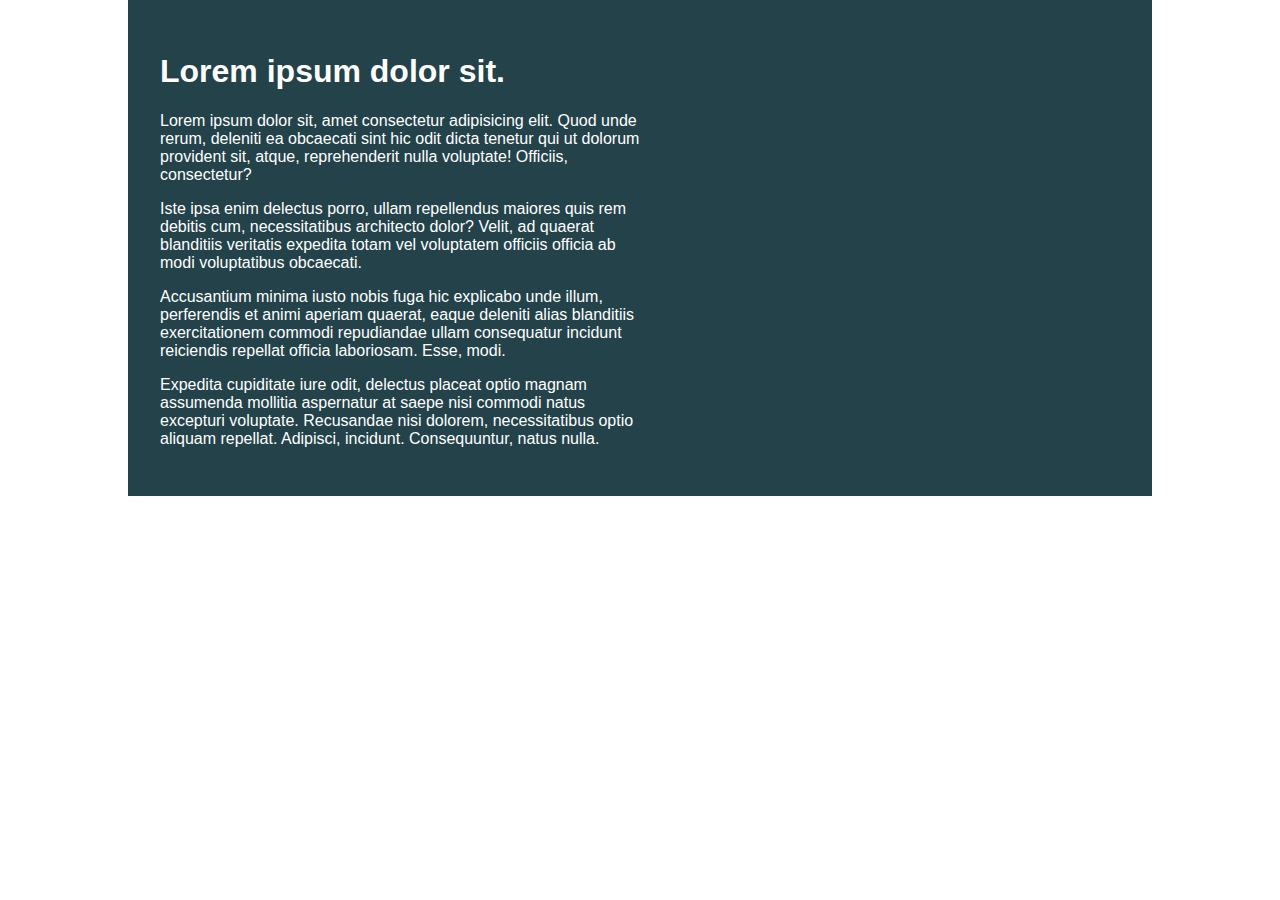
<file: challenge01/index.html>
<!DOCTYPE html>
<html lang="en">

<head>
    <meta charset="UTF-8">
    <meta name="viewport" content="width=device-width, initial-scale=1.0">
    <title>Day 01</title>

    <link rel="stylesheet" href="style.css">
</head>

<body>
    <div class="container">
        <div class="intro-content">
            <h1>Lorem ipsum dolor sit.</h1>
            <p>Lorem ipsum dolor sit, amet consectetur adipisicing elit. Quod unde rerum, deleniti ea obcaecati sint hic
                odit dicta tenetur qui ut dolorum provident sit, atque, reprehenderit nulla voluptate! Officiis,
                consectetur?</p>
            <p>Iste ipsa enim delectus porro, ullam repellendus maiores quis rem debitis cum, necessitatibus architecto
                dolor? Velit, ad quaerat blanditiis veritatis expedita totam vel voluptatem officiis officia ab modi
                voluptatibus obcaecati.</p>
            <p>Accusantium minima iusto nobis fuga hic explicabo unde illum, perferendis et animi aperiam quaerat, eaque
                deleniti alias blanditiis exercitationem commodi repudiandae ullam consequatur incidunt reiciendis
                repellat officia laboriosam. Esse, modi.</p>
            <p>Expedita cupiditate iure odit, delectus placeat optio magnam assumenda mollitia aspernatur at saepe nisi
                commodi natus excepturi voluptate. Recusandae nisi dolorem, necessitatibus optio aliquam repellat.
                Adipisci, incidunt. Consequuntur, natus nulla.</p>
        </div>
    </div>
</body>

</html>
</file>
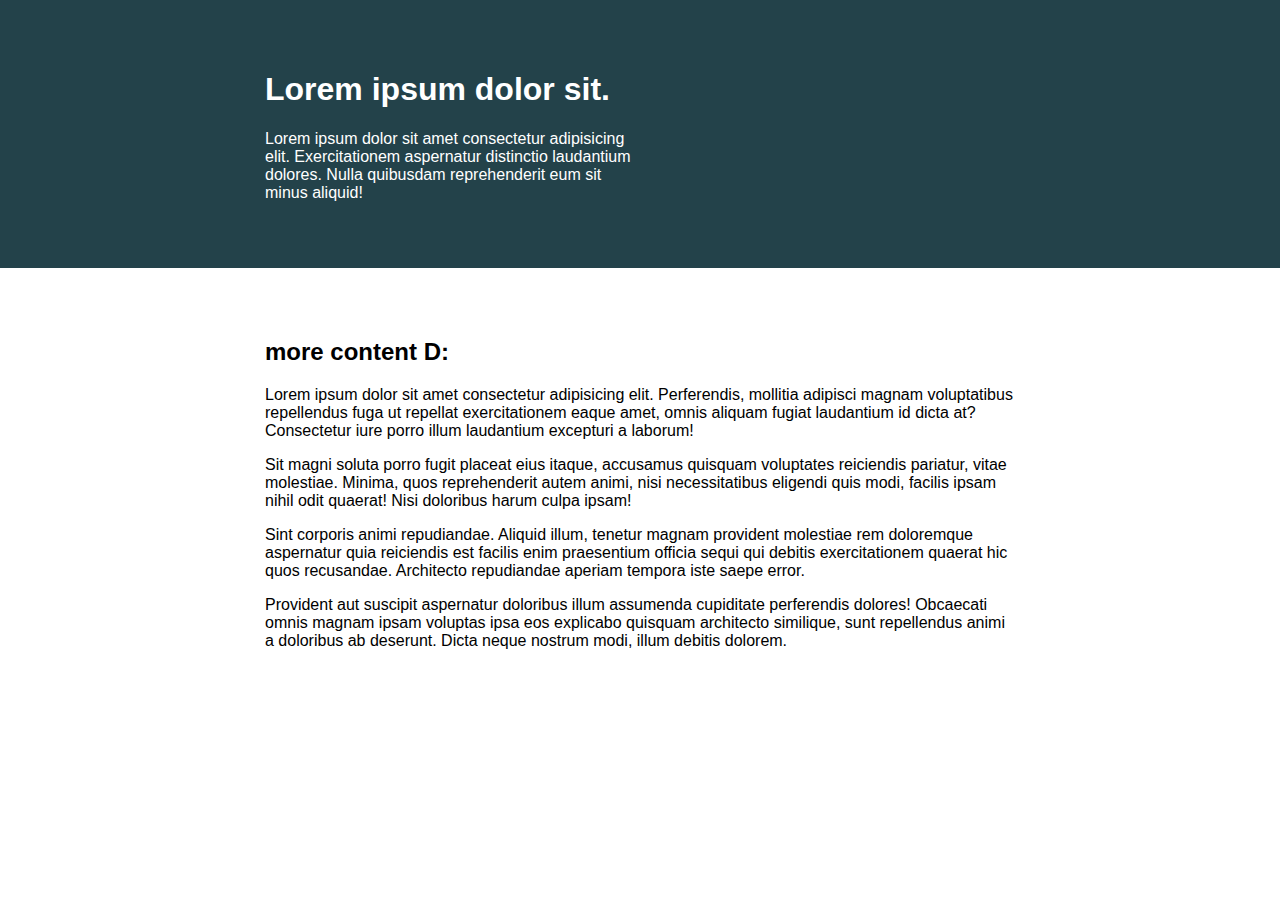
<file: challenge02/index.html>
<!DOCTYPE html>
<html lang="en">
<head>
    <meta charset="UTF-8">
    <meta name="viewport" content="width=device-width, initial-scale=1.0">
    <title>Day 02</title>

    <link rel="stylesheet" href="style.css">
</head>
<body>

    <div class="hero">
        <div class="container">
            <div class="intro-content">
                <h1>Lorem ipsum dolor sit.</h1>
                <p>Lorem ipsum dolor sit amet consectetur adipisicing elit. Exercitationem aspernatur distinctio laudantium dolores. Nulla quibusdam reprehenderit eum sit minus aliquid!</p>
            </div>
        </div>
    </div>

    <div class="container">
        <h2>more content D:</h2>
        <p>Lorem ipsum dolor sit amet consectetur adipisicing elit. Perferendis, mollitia adipisci magnam voluptatibus repellendus fuga ut repellat exercitationem eaque amet, omnis aliquam fugiat laudantium id dicta at? Consectetur iure porro illum laudantium excepturi a laborum!</p>
        <p>Sit magni soluta porro fugit placeat eius itaque, accusamus quisquam voluptates reiciendis pariatur, vitae molestiae. Minima, quos reprehenderit autem animi, nisi necessitatibus eligendi quis modi, facilis ipsam nihil odit quaerat! Nisi doloribus harum culpa ipsam!</p>
        <p>Sint corporis animi repudiandae. Aliquid illum, tenetur magnam provident molestiae rem doloremque aspernatur quia reiciendis est facilis enim praesentium officia sequi qui debitis exercitationem quaerat hic quos recusandae. Architecto repudiandae aperiam tempora iste saepe error.</p>
        <p>Provident aut suscipit aspernatur doloribus illum assumenda cupiditate perferendis dolores! Obcaecati omnis magnam ipsam voluptas ipsa eos explicabo quisquam architecto similique, sunt repellendus animi a doloribus ab deserunt. Dicta neque nostrum modi, illum debitis dolorem.</p>
    </div>

</body>
</html>
</file>
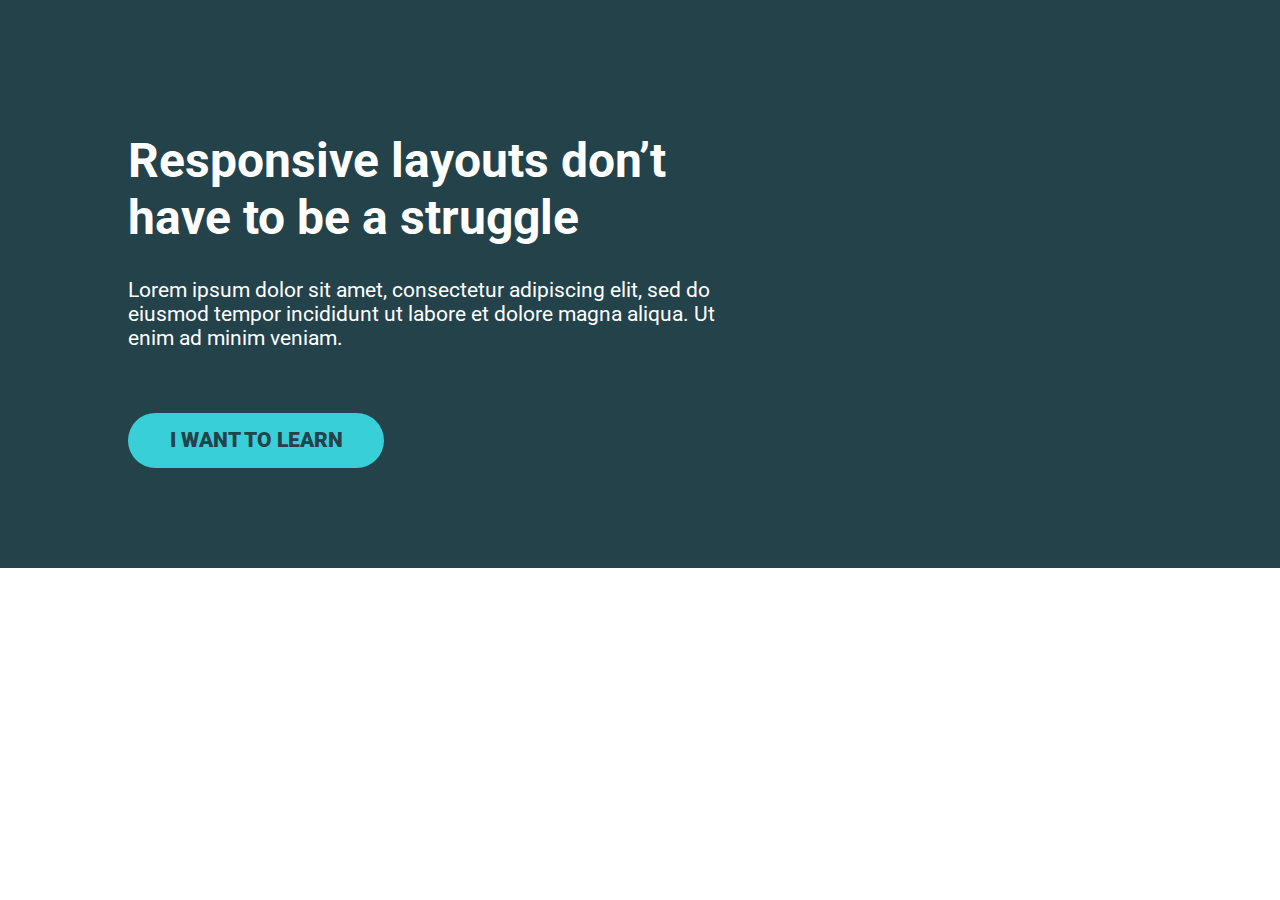
<file: challenge03/index.html>
<!DOCTYPE html>
<html lang="en">
<head>
    <meta charset="UTF-8">
    <meta name="viewport" content="width=device-width, initial-scale=1.0">
    <title>Day 02</title>

    <link rel="preconnect" href="https://fonts.googleapis.com">
    <link rel="preconnect" href="https://fonts.gstatic.com" crossorigin>
    <link href="https://fonts.googleapis.com/css2?family=Roboto:wght@400;900&display=swap" rel="stylesheet">
    <link rel="stylesheet" href="style.css">

</head>
<body>
    <div class="hero">
        <div class="container">
            <div class="hero__text">
                <h1>Responsive layouts don’t have to be a struggle</h1>
                <p>Lorem ipsum dolor sit amet, consectetur adipiscing elit, sed do eiusmod tempor incididunt ut labore et dolore magna aliqua. Ut enim ad minim veniam.</p>
                <a class="btn" href="www.google.at">I want to learn</a>
            </div>
        </div>
    </div>
</body>
</html>
</file>
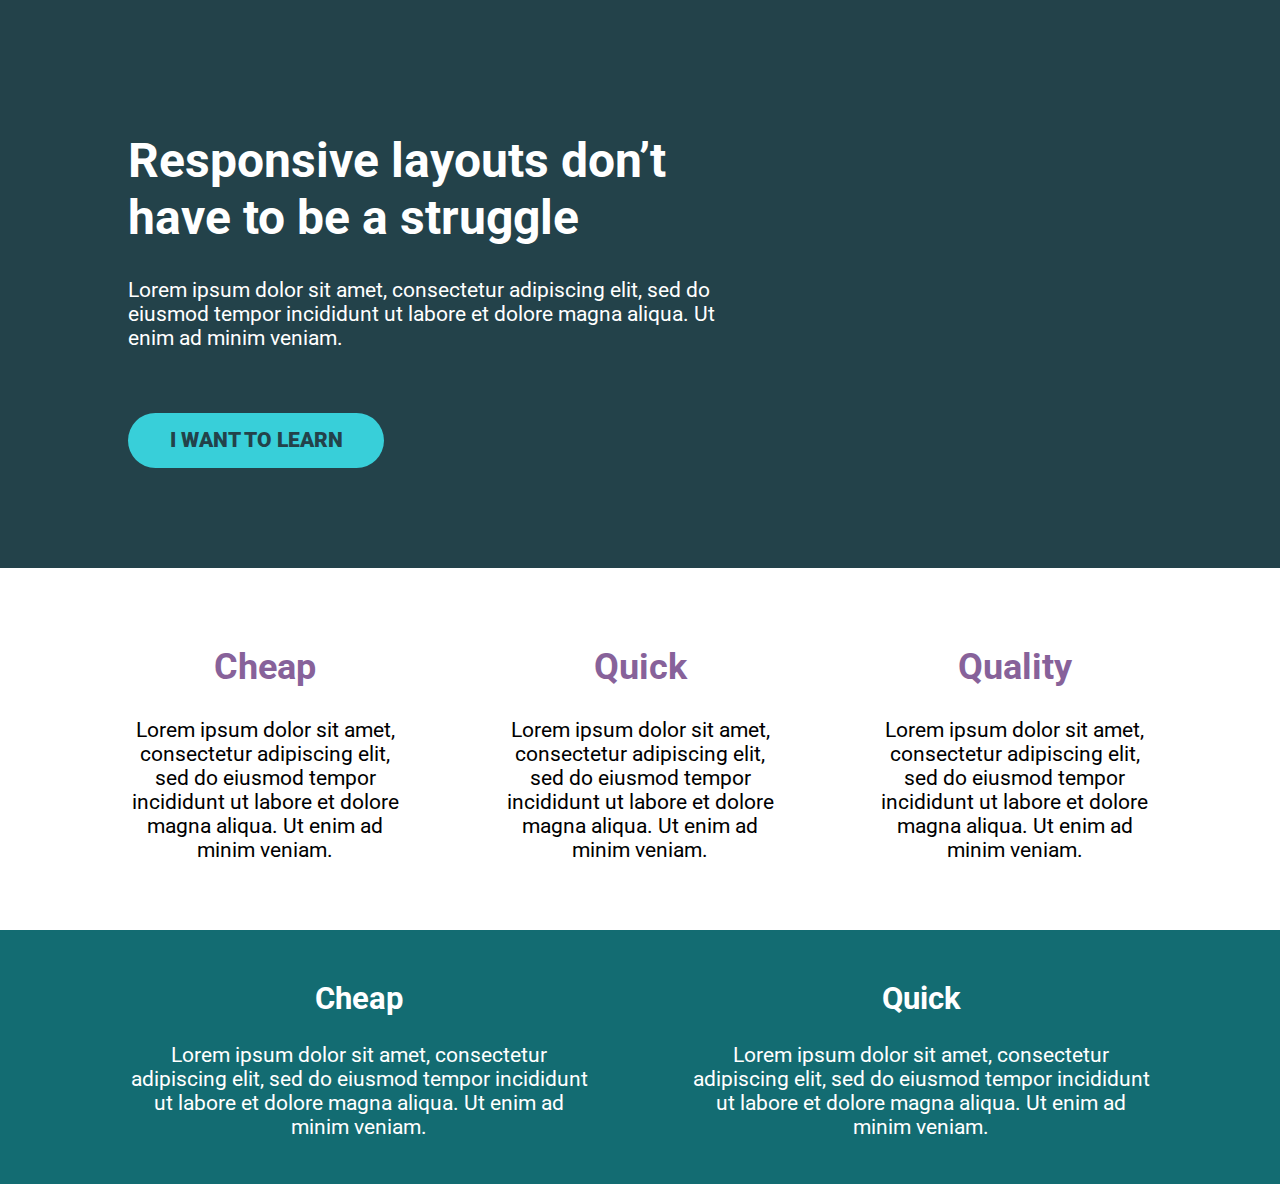
<file: challenge04/index.html>
<!DOCTYPE html>
<html lang="en">
<head>
    <meta charset="UTF-8">
    <meta name="viewport" content="width=device-width, initial-scale=1.0">
    <title>Challenge time!</title>
    <link href="https://fonts.googleapis.com/css2?family=Roboto:wght@400;900&display=swap" rel="stylesheet">
    <link rel="stylesheet" href="style.css">
</head>
<body>

    <div class="hero">
        <div class="container">
            <div class="hero__text">
                <h1>Responsive layouts don’t have to be a struggle</h1>
                <p>Lorem ipsum dolor sit amet, consectetur adipiscing elit, sed do eiusmod tempor incididunt ut labore et dolore magna aliqua. Ut enim ad minim veniam.</p>
                <a href="#" class="btn">I want to learn</a>
            </div>
        </div>
    </div>

    <div class="container">
        <div class="row">
            <div class="col">
                <h2 class="heading-styled">Cheap</h2>
                <p>Lorem ipsum dolor sit amet, consectetur adipiscing elit, sed do eiusmod tempor incididunt ut labore et dolore magna aliqua. Ut enim ad minim veniam.</p>
            </div>
            <div class="col">
                <h2 class="heading-styled">Quick</h2>
                <p>Lorem ipsum dolor sit amet, consectetur adipiscing elit, sed do eiusmod tempor incididunt ut labore et dolore magna aliqua. Ut enim ad minim veniam.</p>
            </div>
            <div class="col">
                <h2 class="heading-styled">Quality</h2>
                <p>Lorem ipsum dolor sit amet, consectetur adipiscing elit, sed do eiusmod tempor incididunt ut labore et dolore magna aliqua. Ut enim ad minim veniam.</p>
            </div>
        </div>
    </div>

    <div class="row-btm">
        <div class="container">
            <div class="row">
                <div class="col">
                    <h2>Cheap</h2>
                    <p>Lorem ipsum dolor sit amet, consectetur adipiscing elit, sed do eiusmod tempor incididunt ut labore et dolore magna aliqua. Ut enim ad minim veniam.</p>
                </div>
                <div class="col">
                    <h2>Quick</h2>
                    <p>Lorem ipsum dolor sit amet, consectetur adipiscing elit, sed do eiusmod tempor incididunt ut labore et dolore magna aliqua. Ut enim ad minim veniam.</p>
                </div>
            </div>
        </div>
    </div>

    </body>
</html>
</file>
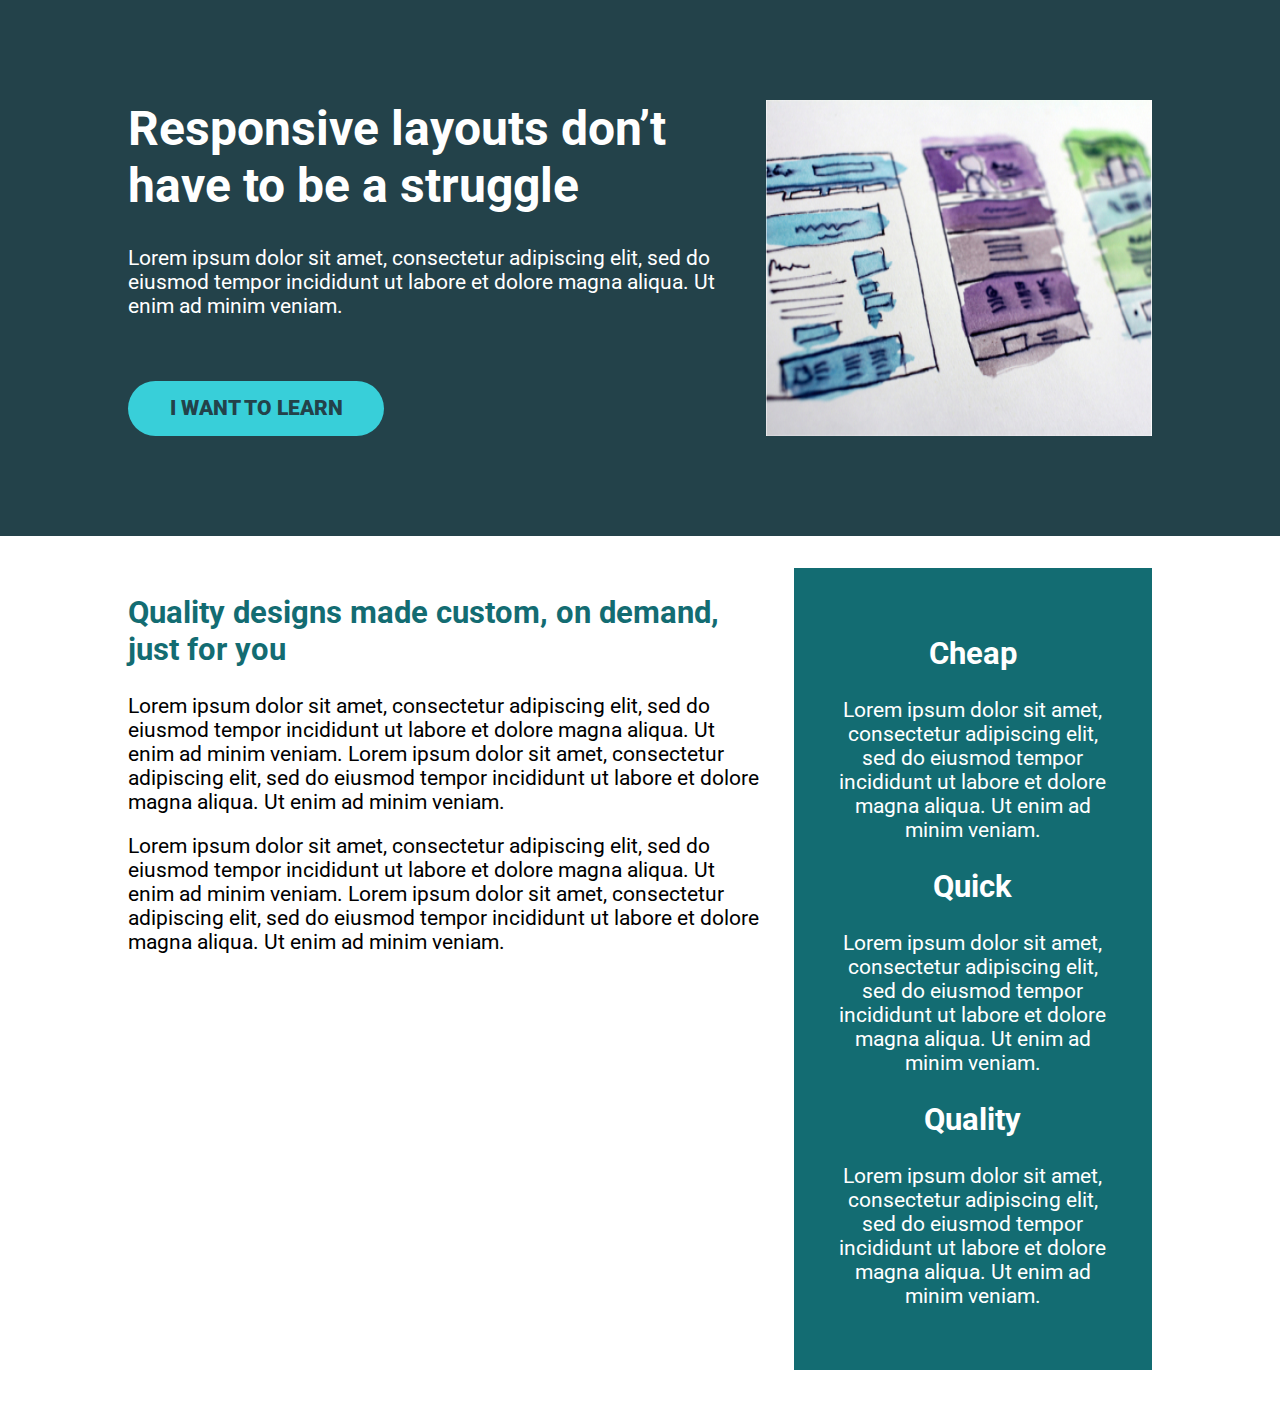
<file: challenge05/index.html>
<!DOCTYPE html>
<html lang="en">
<head>
    <meta charset="UTF-8">
    <meta name="viewport" content="width=device-width, initial-scale=1.0">
    <title>Conquering Rsponsive Layouts</title>
    <link href="https://fonts.googleapis.com/css2?family=Roboto:wght@400;900&display=swap" rel="stylesheet">
    <link rel="stylesheet" href="style.css">
</head>
<body>

    <div class="hero">
        <div class="container row">
            <div class="hero__text">
                <h1>Responsive layouts don’t have to be a struggle</h1>
                <p>Lorem ipsum dolor sit amet, consectetur adipiscing elit, sed do eiusmod tempor incididunt ut labore et dolore magna aliqua. Ut enim ad minim veniam.</p>
                <a href="#" class="btn">I want to learn</a>
            </div>
            <img src="./img/hero-img.jpg" alt="sketches"/>
        </div>
    </div>

    <section class="main container row">
        <div class="col-left">
            <h2>Quality designs made custom, on demand, just for you</h2>
            <p>Lorem ipsum dolor sit amet, consectetur adipiscing elit, sed do eiusmod tempor incididunt ut labore et dolore magna aliqua. Ut enim ad minim veniam. Lorem ipsum dolor sit amet, consectetur adipiscing elit, sed do eiusmod tempor incididunt ut labore et dolore magna aliqua. Ut enim ad minim veniam.</p>
            <p>Lorem ipsum dolor sit amet, consectetur adipiscing elit, sed do eiusmod tempor incididunt ut labore et dolore magna aliqua. Ut enim ad minim veniam. Lorem ipsum dolor sit amet, consectetur adipiscing elit, sed do eiusmod tempor incididunt ut labore et dolore magna aliqua. Ut enim ad minim veniam.</p>
        </div>
        <div class="col-right">
            <div>
                <h2>Cheap</h2>
                <p>Lorem ipsum dolor sit amet, consectetur adipiscing elit, sed do eiusmod tempor incididunt ut labore et dolore magna aliqua. Ut enim ad minim veniam.</p>
            </div>
            <div>
                <h2>Quick</h2>
                <p>Lorem ipsum dolor sit amet, consectetur adipiscing elit, sed do eiusmod tempor incididunt ut labore et dolore magna aliqua. Ut enim ad minim veniam.</p>
            </div>
            <div>
                <h2>Quality</h2>
                <p>Lorem ipsum dolor sit amet, consectetur adipiscing elit, sed do eiusmod tempor incididunt ut labore et dolore magna aliqua. Ut enim ad minim veniam.</p>
            </div>
        </div>
    </section>



</body>
</html>
</file>
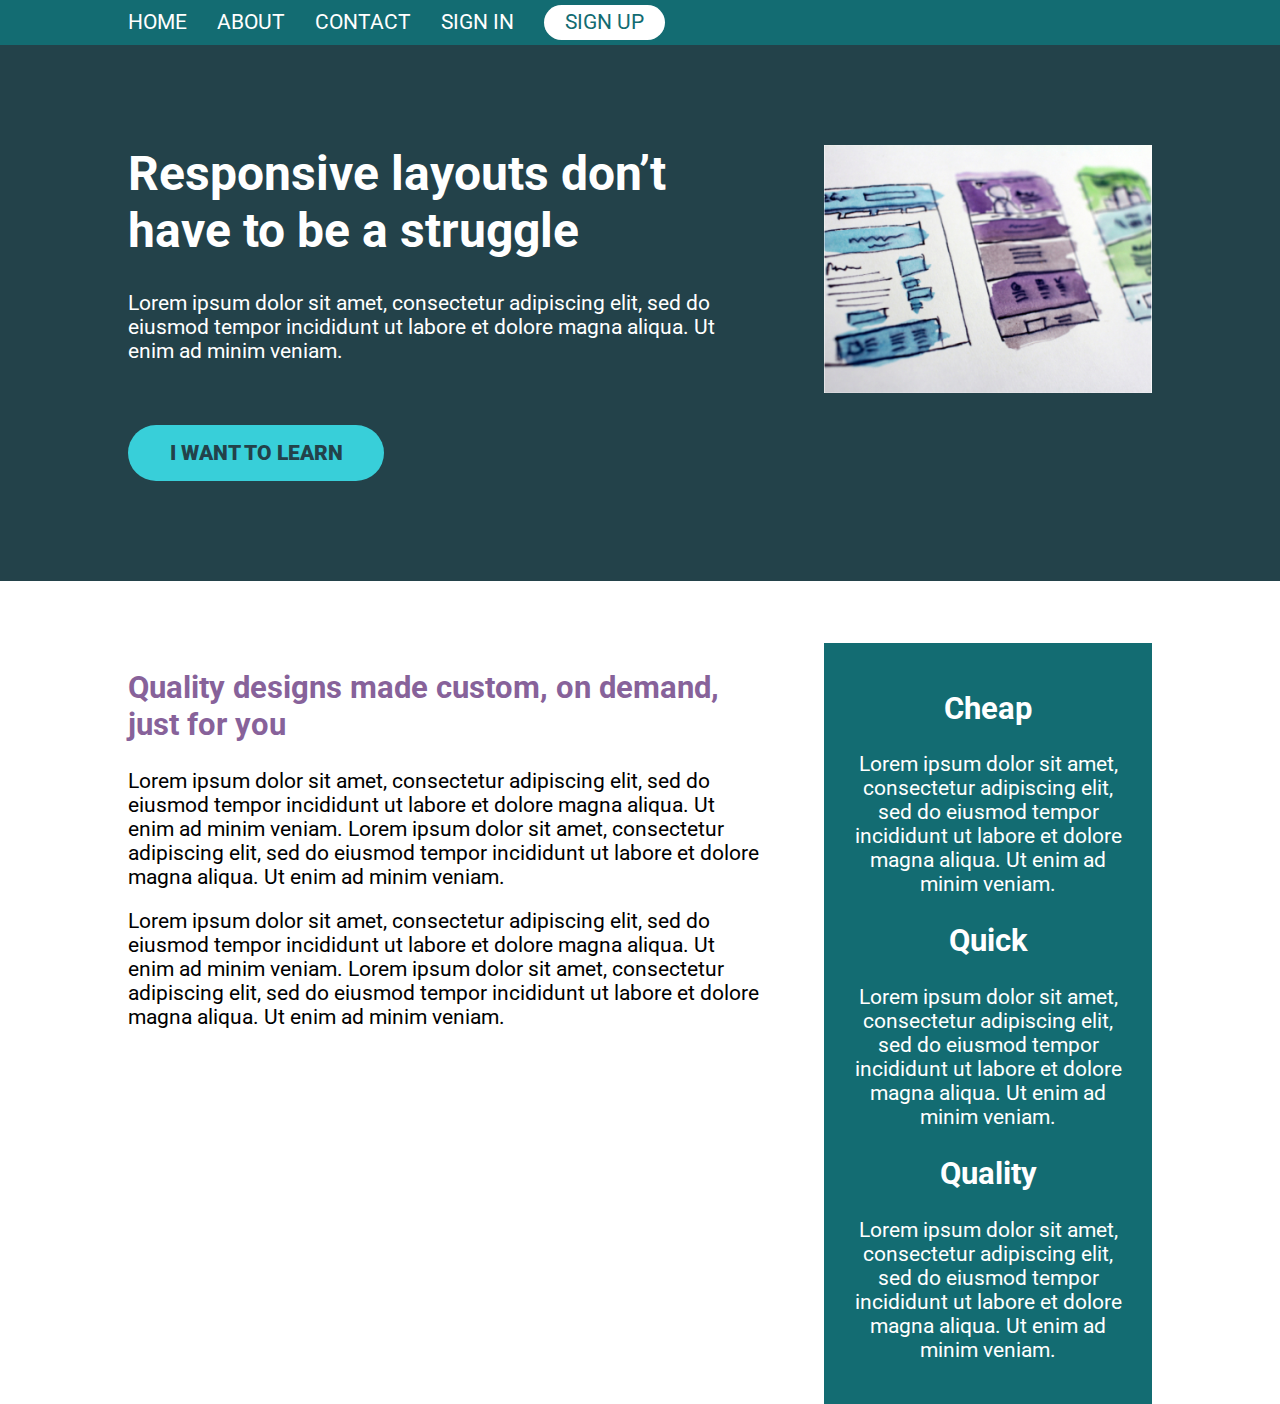
<file: challenge06/index.html>
<!DOCTYPE html>
<html lang="en">
<head>
    <meta charset="UTF-8">
    <meta name="viewport" content="width=device-width, initial-scale=1.0">
    <title>Conquering Responsive Layouts</title>
    <link href="https://fonts.googleapis.com/css2?family=Roboto:wght@400;900&display=swap" rel="stylesheet">
    <link rel="stylesheet" href="style.css">
</head>
<body>
    <header>
        <nav class="nav container">
            <ul class="nav__list">
                <li class="nav__item"><a href="#" class="nav__link">Home</a></li>
                <li class="nav__item"><a href="#" class="nav__link">About</a></li>
                <li class="nav__item"><a href="#" class="nav__link">Contact</a></li>
                <li class="nav__item"><a href="#" class="nav__link">Sign In</a></li>
                <li class="nav__item"><a href="#" class="nav__link nav__link--button">Sign up</a></li>
            </ul>
        </nav>
    </header>

    <section class="hero">
        <div class="container row">
            <div class="hero__text">
                <h1>Responsive layouts don’t have to be a struggle</h1>
                <p>Lorem ipsum dolor sit amet, consectetur adipiscing elit, sed do eiusmod tempor incididunt ut labore et dolore magna aliqua. Ut enim ad minim veniam.</p>
                <a href="#" class="btn">I want to learn</a>
            </div>
            <img src="img/hero-img.jpg" alt="UX design sketches" class="hero__img">
        </div>
    </section>

    <main class="main container row">
            <section class="primary-content">
                <h2 class="section-title">Quality designs made custom, on demand, just for you</h2>
                <p>Lorem ipsum dolor sit amet, consectetur adipiscing elit, sed do eiusmod tempor incididunt ut labore et dolore magna aliqua. Ut enim ad minim veniam. Lorem ipsum dolor sit amet, consectetur adipiscing elit, sed do eiusmod tempor incididunt ut labore et dolore magna aliqua. Ut enim ad minim veniam.</p>
                <p>Lorem ipsum dolor sit amet, consectetur adipiscing elit, sed do eiusmod tempor incididunt ut labore et dolore magna aliqua. Ut enim ad minim veniam. Lorem ipsum dolor sit amet, consectetur adipiscing elit, sed do eiusmod tempor incididunt ut labore et dolore magna aliqua. Ut enim ad minim veniam.</p>
            </section>
            <aside class="sidebar">
                <h2 class="sidebar-title">Cheap</h2>
                <p>Lorem ipsum dolor sit amet, consectetur adipiscing elit, sed do eiusmod tempor incididunt ut labore et dolore magna aliqua. Ut enim ad minim veniam.</p>

                <h2 class="sidebar-title">Quick</h2>
                <p>Lorem ipsum dolor sit amet, consectetur adipiscing elit, sed do eiusmod tempor incididunt ut labore et dolore magna aliqua. Ut enim ad minim veniam.</p>

                <h2 class="sidebar-title">Quality</h2>
                <p>Lorem ipsum dolor sit amet, consectetur adipiscing elit, sed do eiusmod tempor incididunt ut labore et dolore magna aliqua. Ut enim ad minim veniam.</p>
            </aside>
    </main>



</body>
</html>
</file>
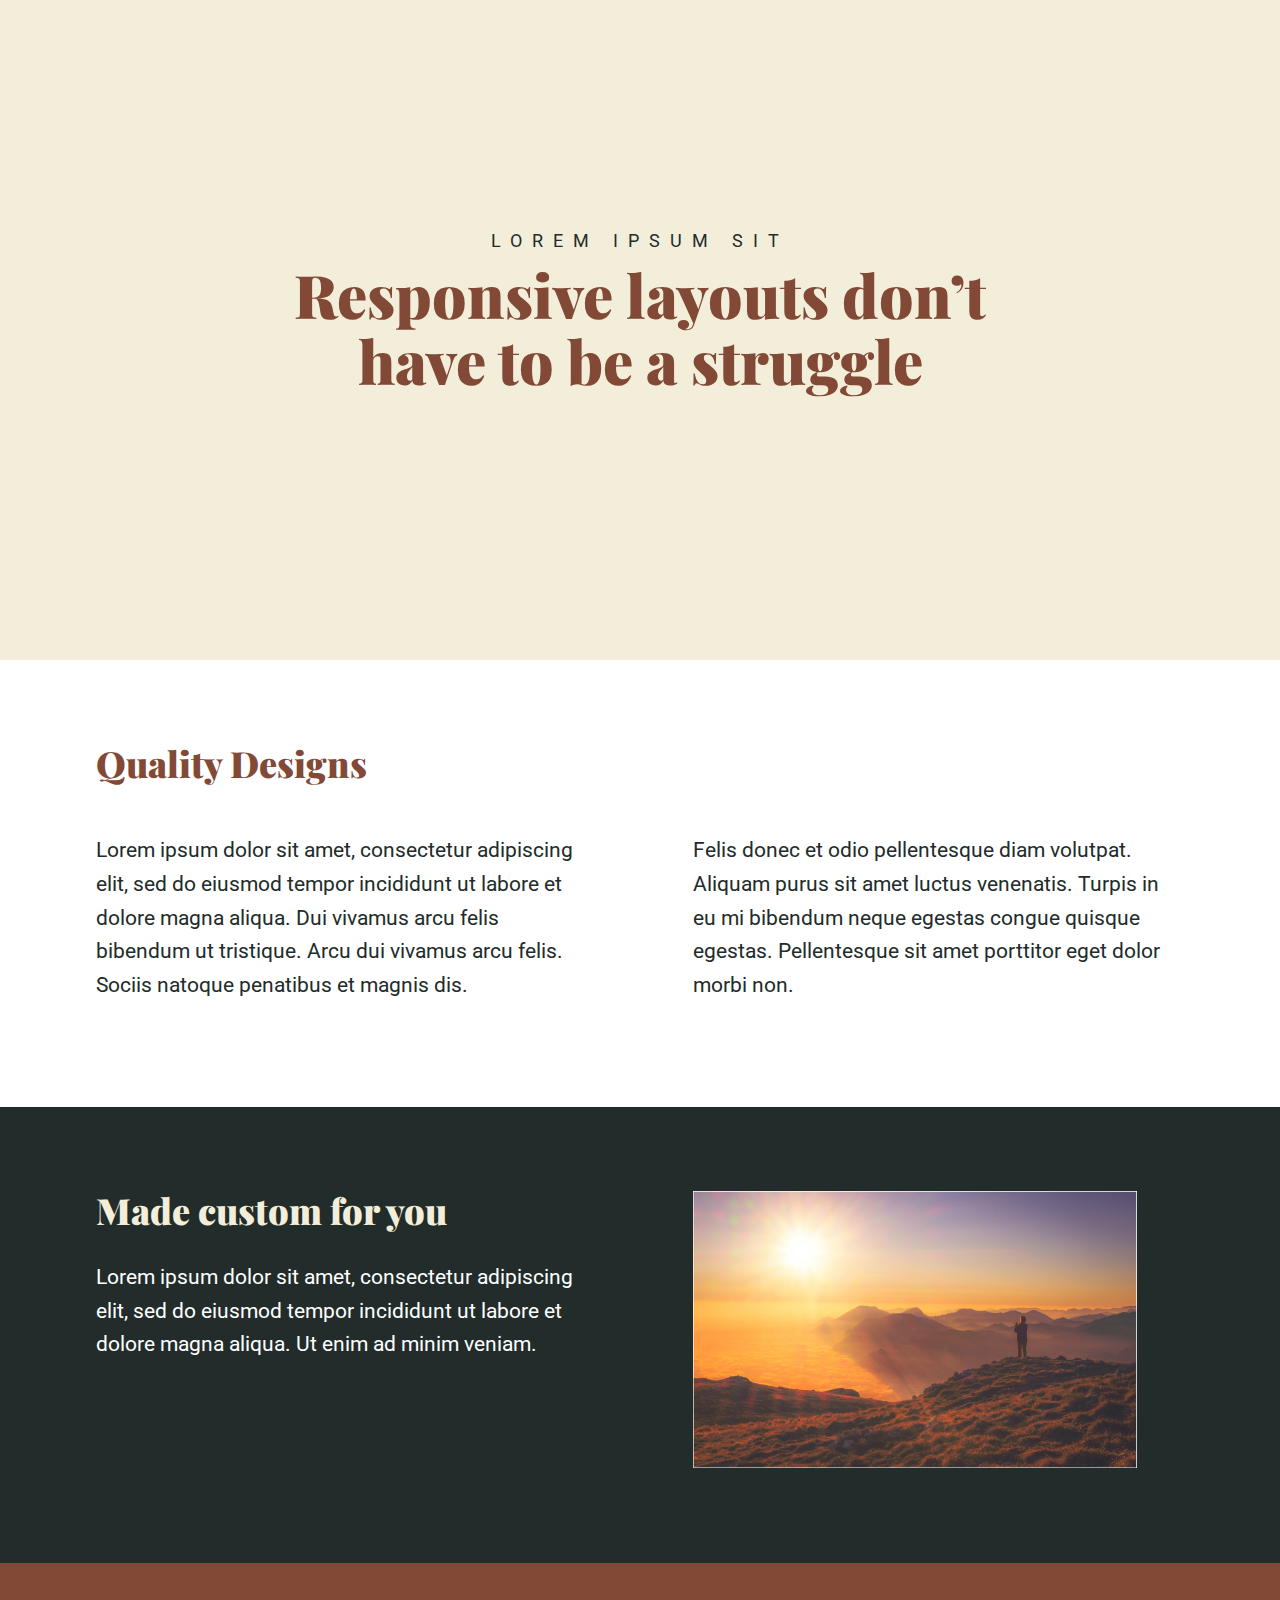
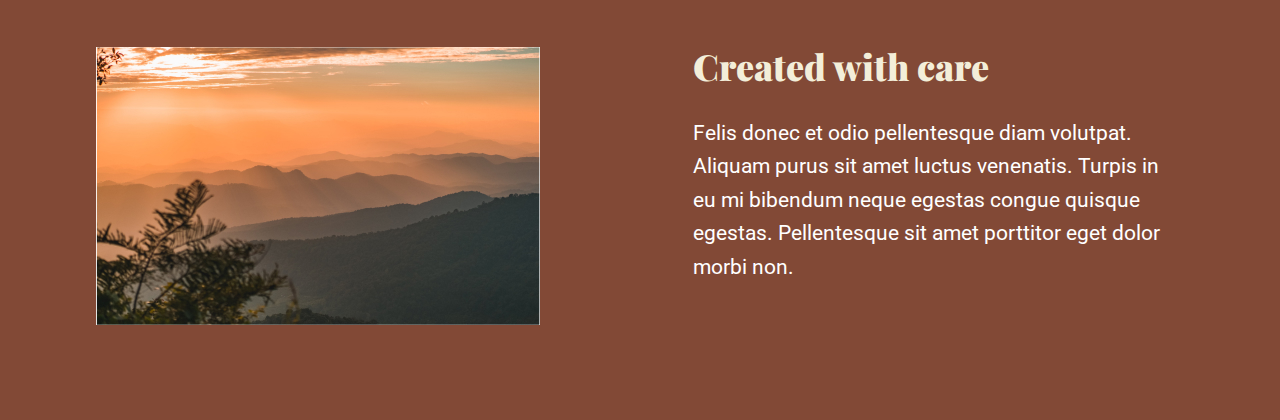
<file: challenge07/index.html>
<!DOCTYPE html>
<html lang="en">
<head>
    <meta charset="UTF-8">
    <meta name="viewport" content="width=device-width, initial-scale=1.0">
    <title>Conquering Responsive Layouts</title>
    <link href="https://fonts.googleapis.com/css2?family=Playfair+Display:wght@900&family=Roboto:wght@300;400&display=swap" rel="stylesheet"> 
    <link rel="stylesheet" href="style.css">
</head>
<body>
    <section class="intro">
        <div class="container">
            <p class="intro__text">lorem ipsum sit</p>
            <h1 class="intro__title">Responsive layouts don’t<br>
            have to be a struggle</h1>

        </div>
    </section>

    <section class="section-two">
        <div class="container">
            <h2 class="section-title section-title--dark">Quality Designs</h2>
            <div class="row">
                <div class="col">
                    <p>Lorem ipsum dolor sit amet, consectetur adipiscing elit, sed do eiusmod tempor incididunt ut labore et dolore magna aliqua. Dui vivamus arcu felis bibendum ut tristique. Arcu dui vivamus arcu felis. Sociis natoque penatibus et magnis dis. </p>
                </div>
                <div class="col">
                    <p>Felis donec et odio pellentesque diam volutpat. Aliquam purus sit amet luctus venenatis. Turpis in eu mi bibendum neque egestas congue quisque egestas. Pellentesque sit amet porttitor eget dolor morbi non.</p>
                </div>
            </div>
        </div>
    </section>

    <section class="section-three">
        <div class="container row">
            <div class="col">
                <h2 class="section-title">Made custom for you</h2>
                <p>Lorem ipsum dolor sit amet, consectetur adipiscing elit, sed do eiusmod tempor incididunt ut labore et dolore magna aliqua. Ut enim ad minim veniam.</p>
            </div>
            <div class="col">
                <img src="img/image-01.jpg" alt="a sunset over a mountain range">
            </div>
        </div>
    </section>

    <section class="section-four">
        <div class="container row">
            <div class="col">
                <img src="img/image-02.jpg" alt="a sunset over a mountain range with tree branches in the foreground">
            </div>
            <div class="col">
                <h2 class="section-title">Created with care</h2>
                <p>Felis donec et odio pellentesque diam volutpat. Aliquam purus sit amet luctus venenatis. Turpis in eu mi bibendum neque egestas congue quisque egestas. Pellentesque sit amet porttitor eget dolor morbi non.</p>
            </div>
        </div>
    </section>
</body>
</html>
</file>
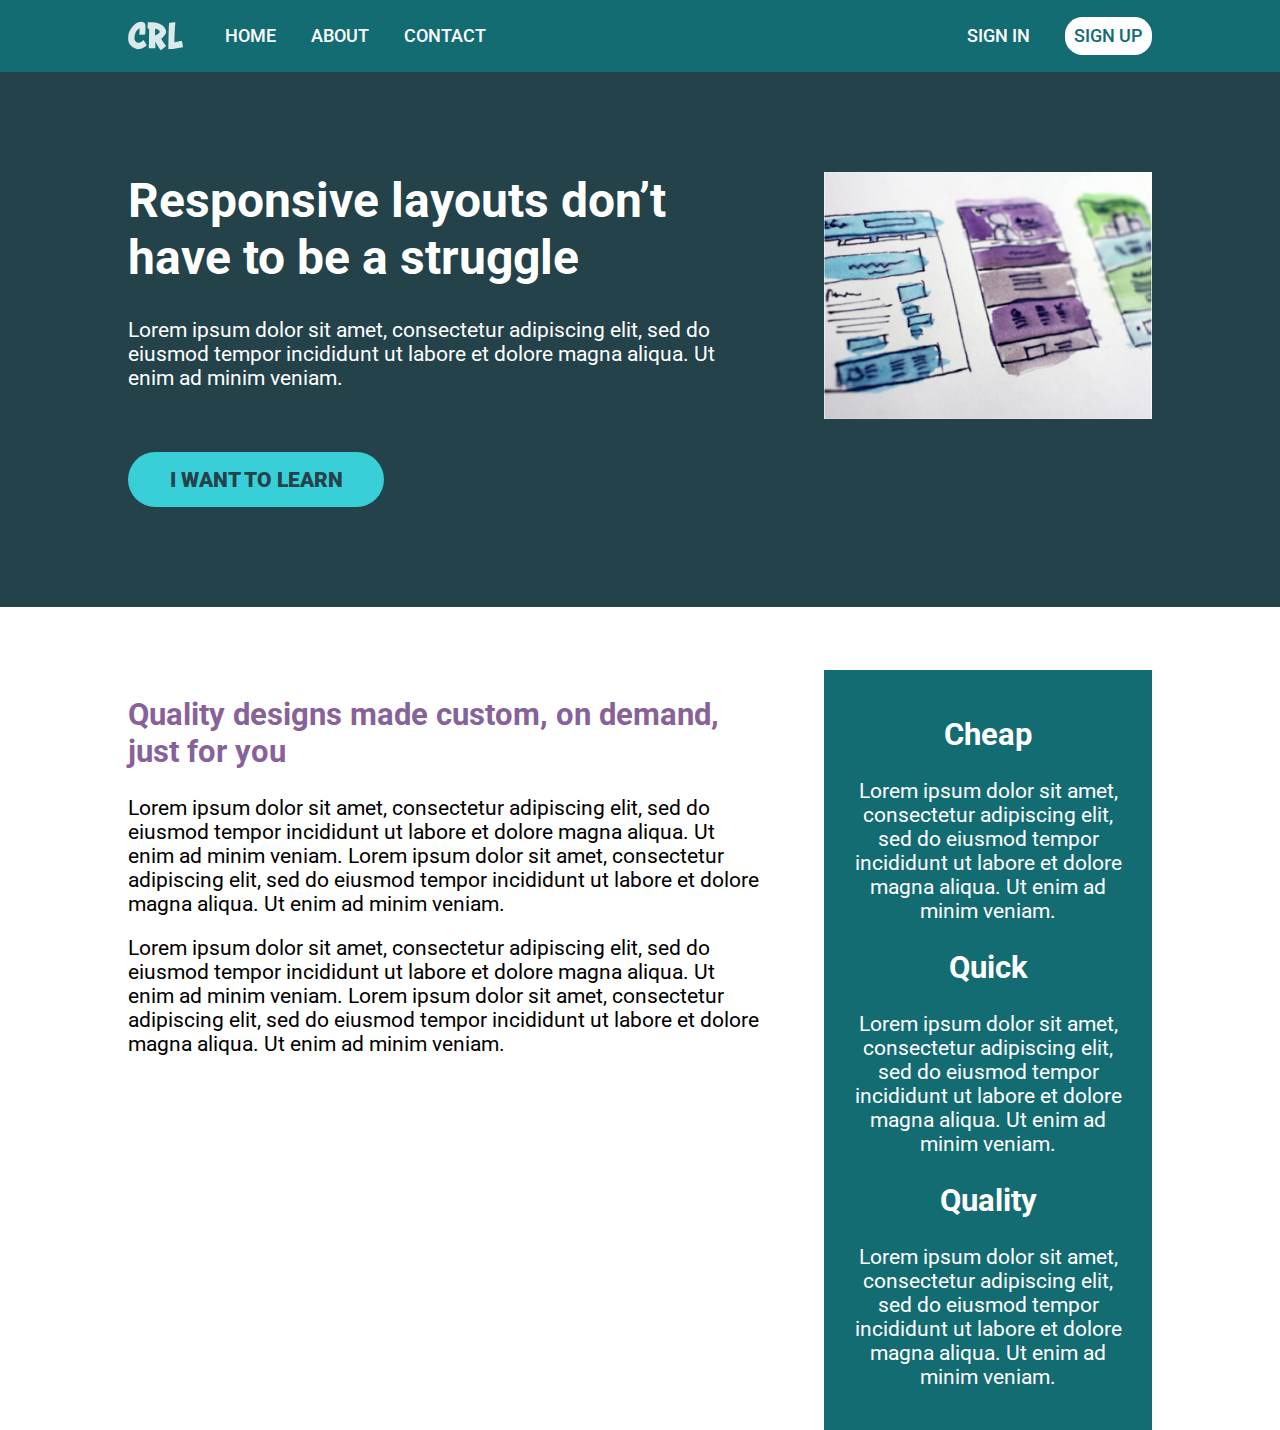
<file: challenge08/index.html>
<!DOCTYPE html>
<html lang="en">
<head>
    <meta charset="UTF-8">
    <meta name="viewport" content="width=device-width, initial-scale=1.0">
    <title>Conquering Responsive Layouts</title>
    <link href="https://fonts.googleapis.com/css2?family=Roboto:wght@400;900&display=swap" rel="stylesheet">
    <link rel="stylesheet" href="style.css">
</head>
<body>
    <header>
        <div class="container row">
            <button class="nav-toggle" aria-label="open navigation">
                <span class="hamburger"></span>
            </button>
            <a class="logo" href="#">
                <img src="img/logo.svg" alt="conquering responsive layouts">
            </a>
            <nav class="nav">
                <ul class="nav__list nav__list--primary">
                    <li class="nav__item"><a href="#" class="nav__link">Home</a></li>
                    <li class="nav__item"><a href="#" class="nav__link">About</a></li>
                    <li class="nav__item"><a href="#" class="nav__link">Contact</a></li>
                </ul>
                <ul class="nav__list nav__list--secondary">
                    <li class="nav__item"><a href="#" class="nav__link">Sign In</a></li>
                    <li class="nav__item"><a href="#" class="nav__link nav__link--button">Sign up</a></li>
                </ul>
            </nav>
        </div>
    </header>

    <section class="hero">
        <div class="container row">
            <div class="hero__text">
                <h1>Responsive layouts don’t have to be a struggle</h1>
                <p>Lorem ipsum dolor sit amet, consectetur adipiscing elit, sed do eiusmod tempor incididunt ut labore et dolore magna aliqua. Ut enim ad minim veniam.</p>
                <a href="#" class="btn">I want to learn</a>
            </div>
            <img src="img/hero-img.jpg" alt="UX design sketches" class="hero__img">
        </div>
    </section>

    <main class="main container row">
            <section class="primary-content">
                <h2 class="section-title">Quality designs made custom, on demand, just for you</h2>
                <p>Lorem ipsum dolor sit amet, consectetur adipiscing elit, sed do eiusmod tempor incididunt ut labore et dolore magna aliqua. Ut enim ad minim veniam. Lorem ipsum dolor sit amet, consectetur adipiscing elit, sed do eiusmod tempor incididunt ut labore et dolore magna aliqua. Ut enim ad minim veniam.</p>
                <p>Lorem ipsum dolor sit amet, consectetur adipiscing elit, sed do eiusmod tempor incididunt ut labore et dolore magna aliqua. Ut enim ad minim veniam. Lorem ipsum dolor sit amet, consectetur adipiscing elit, sed do eiusmod tempor incididunt ut labore et dolore magna aliqua. Ut enim ad minim veniam.</p>
            </section>
            <aside class="sidebar">
                <h2 class="sidebar-title">Cheap</h2>
                <p>Lorem ipsum dolor sit amet, consectetur adipiscing elit, sed do eiusmod tempor incididunt ut labore et dolore magna aliqua. Ut enim ad minim veniam.</p>

                <h2 class="sidebar-title">Quick</h2>
                <p>Lorem ipsum dolor sit amet, consectetur adipiscing elit, sed do eiusmod tempor incididunt ut labore et dolore magna aliqua. Ut enim ad minim veniam.</p>

                <h2 class="sidebar-title">Quality</h2>
                <p>Lorem ipsum dolor sit amet, consectetur adipiscing elit, sed do eiusmod tempor incididunt ut labore et dolore magna aliqua. Ut enim ad minim veniam.</p>
            </aside>
    </main>

    <script src="main.js"></script>

</body>
</html>
</file>
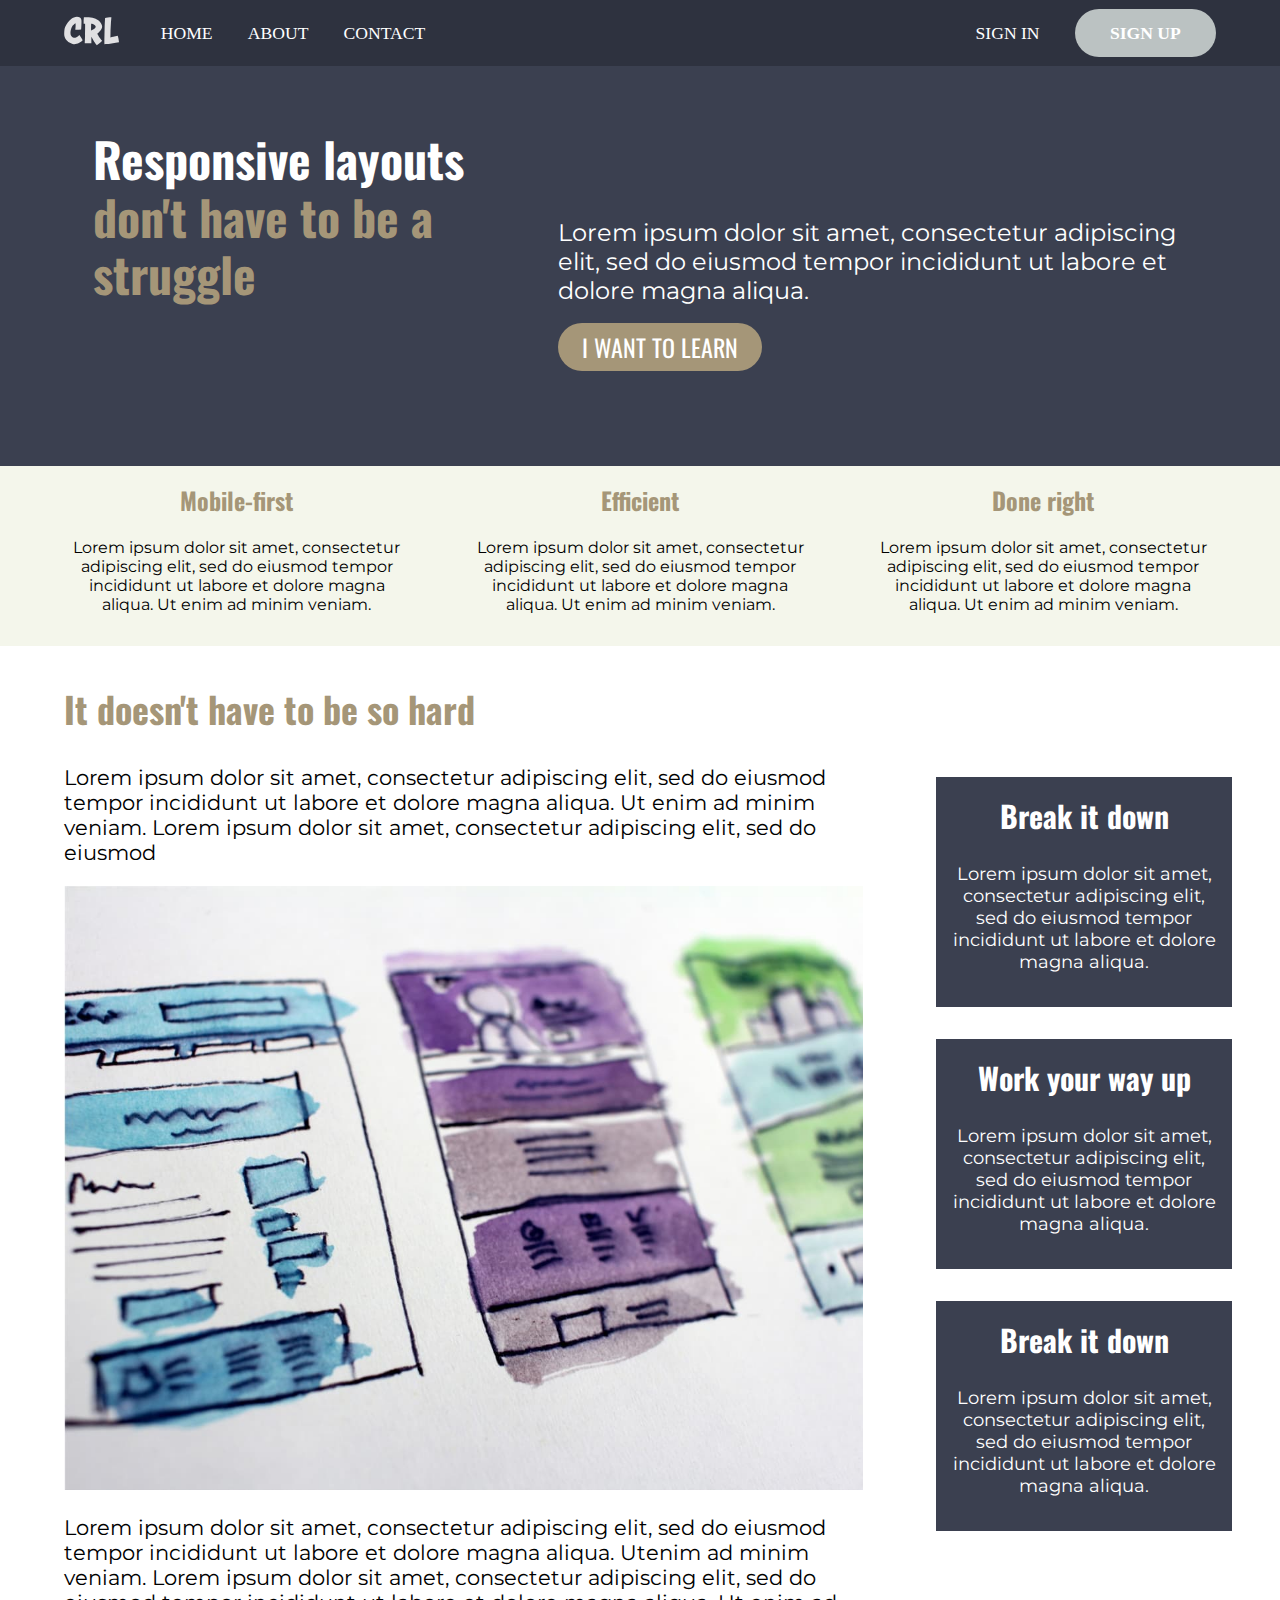
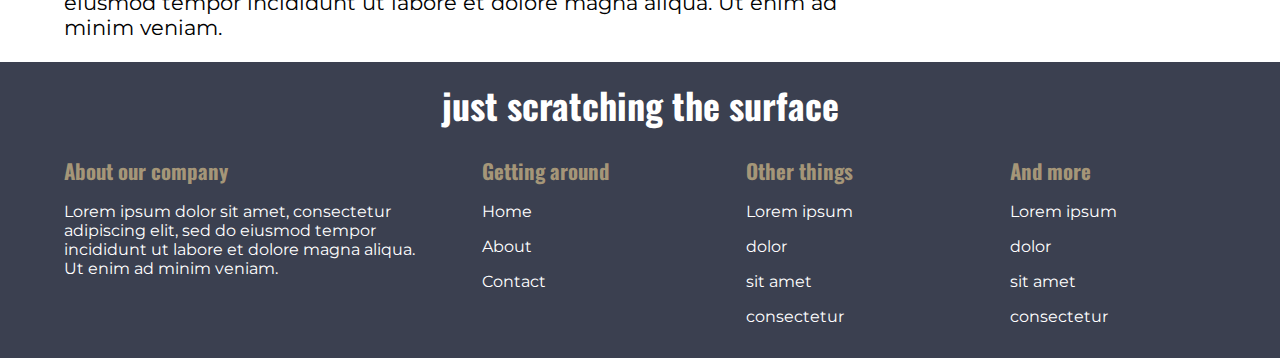
<file: challenge09/index.html>
<!DOCTYPE html>
<html lang="en">
<head>
    <meta charset="UTF-8">
    <meta http-equiv="X-UA-Compatible" content="IE=edge">
    <meta name="viewport" content="width=device-width, initial-scale=1.0">
    <title>Document</title>

    <link rel="preconnect" href="https://fonts.googleapis.com">
    <link rel="preconnect" href="https://fonts.gstatic.com" crossorigin>
    <link href="https://fonts.googleapis.com/css2?family=Montserrat&family=Oswald:wght@700&display=swap" rel="stylesheet">
    <link rel="stylesheet" href="style.css" type="text/css"/>
</head>

<body>

    <header>
        <div class="container row-navigation">
            <button class="nav-toggle" aria-label="open navigation">
                <span class="hamburger"></span>
            </button>
            <a href="#" class="logo">
                <img src="./logo.svg" alt="conqueirng responsive layouts">
            </a>
            <nav class="nav">
                <ul class="nav__list nav__list--primary">
                    <li class="nav__item"><a href="#" class="nav__link">Home</a></li>
                    <li class="nav__item"><a href="#" class="nav__link">About</a></li>
                    <li class="nav__item"><a href="#" class="nav__link">Contact</a></li>
                </ul>
                <ul class="nav__list nav__list--secondary">
                    <li class="nav__item"><a href="#" class="nav__link">Sign In</a></li>
                    <li class="nav__item"><a href="#" class="nav__link nav__link--button">Sign up</a></li>
                </ul>
            </nav>
        </div>
    </header>

    <section class="section__intro">
        <div class="container row">
            <h1 class="intro-heading">Responsive layouts <span class="clr-gold">don't have to be a struggle</span></h1>
            <div class="call-to-action">
                <p class="call-to-action__text">Lorem ipsum dolor sit amet, consectetur adipiscing elit, sed do eiusmod tempor incididunt ut labore et dolore magna aliqua.</p>
                <a class="call-to-action__btn" href="#">I want to learn</a>
            </div>
        </div>
    </section>

    <section class="section__key-facts">
        <div class="container col-3">
            <div class="key-fact">
                <h2 class="key-fact__title">Mobile-first</h2>
                <p class="key-fact__text">Lorem ipsum dolor sit amet, consectetur adipiscing elit, sed do eiusmod tempor incididunt ut labore et dolore magna aliqua. Ut enim ad minim veniam.</p>
            </div>
            <div class="key-fact">
                <h2 class="key-fact__title">Efficient</h2>
                <p class="key-fact__text">Lorem ipsum dolor sit amet, consectetur adipiscing elit, sed do eiusmod tempor incididunt ut labore et dolore magna aliqua. Ut enim ad minim veniam.</p>
            </div>
            <div class="key-fact">
                <h2 class="key-fact__title">Done right</h2>
                <p class="key-fact__text">Lorem ipsum dolor sit amet, consectetur adipiscing elit, sed do eiusmod tempor incididunt ut labore et dolore magna aliqua. Ut enim ad minim veniam.</p>
            </div>
        </div>
    </section>

    <section class="section__main">
        <div class="container row">
            <div class="main-left">
                <h2 class="main-heading">It doesn't have to be so hard</h2>
                <p class="main-text">Lorem ipsum dolor sit amet, consectetur adipiscing elit, sed do eiusmod tempor incididunt ut labore et dolore magna aliqua. Ut enim ad minim veniam. Lorem ipsum dolor sit amet, consectetur adipiscing elit, sed do eiusmod</p>
                <img src="./the-image.jpg" alt="sketches of web-designs">
                <p class="main-text">Lorem ipsum dolor sit amet, consectetur adipiscing elit, sed do eiusmod tempor incididunt ut labore et dolore magna aliqua. Utenim ad minim veniam. Lorem ipsum dolor sit amet, consectetur adipiscing elit, sed do eiusmod tempor incididunt ut labore et dolore magna aliqua. Ut enim ad minim veniam.</p>
            </div>
            <div class="main-right">
                <div class="sidebar__block">
                    <h2 class="sidebar__block-heading">Break it down</h2>
                    <p class="sidebar__block-text">Lorem ipsum dolor sit amet, consectetur adipiscing elit, sed do eiusmod tempor incididunt ut labore et dolore magna aliqua.</p>
                </div>
                <div class="sidebar__block">
                    <h2 class="sidebar__block-heading">Work your way up</h2>
                    <p class="sidebar__block-text">Lorem ipsum dolor sit amet, consectetur adipiscing elit, sed do eiusmod tempor incididunt ut labore et dolore magna aliqua.</p>
                </div>
                <div class="sidebar__block">
                    <h2 class="sidebar__block-heading">Break it down</h2>
                    <p class="sidebar__block-text">Lorem ipsum dolor sit amet, consectetur adipiscing elit, sed do eiusmod tempor incididunt ut labore et dolore magna aliqua.</p>
                </div>
            </div>
        </div>
    </section>

    <section class="section__footer">
        <div class="container">
            <h1 class="footer-main-heading">just scratching the surface</h1>
            <div class="col-4">
                <div class="footer-company">
                    <h3 class="footer-heading">About our company</h3>
                    <p class="footer-text">Lorem ipsum dolor sit amet, consectetur adipiscing elit, sed do eiusmod tempor incididunt ut labore et dolore magna aliqua. Ut enim ad minim veniam.</p>
                </div>
                <div class="footer-link-list">
                    <h3 class="footer-heading">Getting around</h3>
                    <ul class="footer__list">
                        <li><a class="footer__list-item" href="#">Home</a></li>
                        <li><a class="footer__list-item" href="#">About</a></li>
                        <li><a class="footer__list-item" href="#">Contact</a></li>
                    </ul>
                </div>
                <div class="footer-link-list">
                    <h3 class="footer-heading">Other things</h3>
                    <ul class="footer__list">
                        <li><a class="footer__list-item" href="#">Lorem ipsum</a></li>
                        <li><a class="footer__list-item" href="#">dolor</a></li>
                        <li><a class="footer__list-item" href="#">sit amet</a></li>
                        <li><a class="footer__list-item" href="#">consectetur</a></li>
                    </ul>
                </div>
                <div class="footer-link-list">
                    <h3 class="footer-heading">And more</h3>
                    <ul class="footer__list">
                        <li><a class="footer__list-item" href="#">Lorem ipsum</a></li>
                        <li><a class="footer__list-item" href="#">dolor</a></li>
                        <li><a class="footer__list-item" href="#">sit amet</a></li>
                        <li><a class="footer__list-item" href="#">consectetur</a></li>
                    </ul>
                </div>
            </div>
        </div>

    </section>

    <script src="main.js"></script>

</body>
</html>
</file>
<file: challenge01/style.css>
/* INSTRUCTIONS
 *
 * 1) Limit the total width of
 *    the .intro-conent to about half
 *    of it's parent
 *
 * 2) Stop the text from overflowing
 *    out the bottom at small screen
 *    widths
 *
 * You may modify the HTML if needed
 *
 */

* {
  box-sizing: border-box;
}

body {
  margin: 0;
  font-family: sans-serif;
}

.container {
  background: #23424a;
  color: white;
  width: 80%;
  margin: 0 auto;
  padding: 2em;
}

.intro-content {
  width: 50%;
}
</file>
<file: challenge02/style.css>
/* INSTRUCTIONS
 *
 * 1) Keep the text inside .intro-content
 *    in the same place, but have the background
 *    extend from one side of the viewport
 *    to the other, no matter how wide or narrow
 *    the browser is.
 *
 * 2) Limit the maximum width of the text in the
 *    bottom area.
 *
 * You may modify the HTML if needed
 * (you probably should for this challenge)
 *
 */

* {
  box-sizing: border-box;
}

body {
  margin: 0 auto;
  font-family: sans-serif;
}

.container {
  width: 80%;
  margin: 0 auto;
  padding: 50px 0;
  max-width: 750px;
}

.hero {
  background: #23424a;
  color: white;
}

.intro-content {
  width: 50%;
}
</file>
<file: challenge03/style.css>
*, *::before, *::after {
    box-sizing: border-box;
}

body {
    margin: 0;
    font-family: 'Roboto', sans-serif;
    font-size: 1.3rem;
}

h1 {
    font-size: 3rem;
}

.hero {
    padding: 100px 0;
    background-color: #23424A;
    color: white;
}

.container {
    width: 80%;
    max-width: 1100px;
    margin: 0 auto;
}

.hero__text {
    width: 60%;
}

.hero p {
    margin-bottom: 3em;
}

.btn {
    display: inline-block;
    text-decoration: none;
    text-transform: uppercase;
    color: #23424A;
    font-weight: 900;
    background-color: #38CFD9;
    padding: .75em 2em;
    border-radius: 100px;
}

.btn:hover,
.btn:focus {
    opacity: .75;
}
</file>
<file: challenge04/style.css>
/*
////// For this challenge ///////

- You will have to modify the HTML

- You can add new classes in the HTML
  if you need to

// Requirements
1. The headings in the first row must be
   a different color
2. The two .col at the bottom must go next
   to one another
3. The section at the bottom should have
   a dark background color and a different
   color of text
4. I've removed the "gap" that I created,
   so you'll have to add it back in

   */

*, *::before, *::after {
    box-sizing: border-box;
}

body {
    margin: 0;
    font-family: 'Roboto', sans-serif;
    font-size: 1.3rem;
}

h1 {
    font-size: 3rem;
}

.container {
    width: 80%;
    max-width: 1100px;
    margin: 0 auto;
}

.row {
    display: flex;
    gap: 100px;
}

.col {
    width: 100%;
    text-align: center;
}

.heading-styled {
    color: #87629A;
    font-size: 2.25rem;
}

.row-btm {
    margin-top: 3rem;
    background-color: #136C72;
    color: white;
    padding: 1.5rem 0;
}

.hero {
    padding: 100px 0;
    background-color: #23424A;
    color: #FFF;
    margin-bottom: 3rem;
}

.hero__text {
    width: 60%;
}

.hero p {
    margin-bottom: 3em;
}

.btn {
    display: inline-block;
    text-decoration: none;
    text-transform: uppercase;
    color: #23424A;
    font-weight: 900;
    background-color: #38CFD9;
    padding: .75em 2em;
    border-radius: 100px;
}

.btn:hover,
.btn:focus {
    opacity: .75;
}
</file>
<file: challenge05/style.css>
/*
////// For this challenge ///////

- All text is in the text.md file

// Requirements
1. Refer to the design specs for the
   overall layout
2. The image should line up with
   the sidebar in the section
   below

*/

*, *::before, *::after {
    box-sizing: border-box;
}

body {
    margin: 0;
    font-family: 'Roboto', sans-serif;
    font-size: 1.3rem;
}

img {
    max-width: 80%;
}

.col-right {
    background-color: #136C72;
    color: white;
    text-align: center;
    padding: 2em;
    width: 35%;
}

.col-left {
    width: 62%;
}

h1 {
    font-size: 3rem;
    margin-top: 0;
}

.container {
    width: 80%;
    max-width: 1100px;
    margin: 0 auto;
    justify-content: space-between;
}

.main {
    margin: 2rem auto;
}

.col-left h2 {
    color: #136C72;
}

.row {
    display: flex;
}

.col {
    width: 100%;
}

.hero {
    padding: 100px 0;
    background-color: #23424A;
    color: #FFF;
}

.hero__text {
    width: 62%;
}

.hero__img {
    width: 32%;
    align-self: flex-start;
}

.hero p {
    margin-bottom: 3em;
}

.btn {
    display: inline-block;
    text-decoration: none;
    text-transform: uppercase;
    color: #23424A;
    font-weight: 900;
    background-color: #38CFD9;
    padding: .75em 2em;
    border-radius: 100px;
}

.btn:hover,
.btn:focus {
    opacity: .75;
}
</file>
<file: challenge06/style.css>
/*
////// For this challenge ///////

- All text is in the text.md file

// Requirements
   1. Get all the navigation items next to one another
   2. Add a space between all the items
*/

*, *::before, *::after {
    box-sizing: border-box;
}

body {
    margin: 0;
    font-family: 'Roboto', sans-serif;
    font-size: 1.3rem;
}

img {
    max-width: 100%;
}

h1 {
    font-size: 3rem;
    margin-top: 0;
}

.section-title {
    color: #87629A;
}

.btn {
    display: inline-block;
    text-decoration: none;
    text-transform: uppercase;
    color: #23424A;
    font-weight: 900;
    background-color: #38CFD9;
    padding: .75em 2em;
    border-radius: 100px;
}

.btn:hover,
.btn:focus {
    opacity: .75;
}

.container {
    width: 80%;
    max-width: 1100px;
    margin: 0 auto;
}

.row {
    display: flex;
    justify-content: space-between;
}

.col {
    /* these are now flex items */
    width: 100%;
}

.col + .col {
    margin-left: 30px;
}


header {
    background: #136c72;
    padding: .5em 0;
}

.nav__list {
    margin: 0;
    padding: 0;
    list-style: none;
    display: flex;
}

.nav__item + .nav__item{
    margin-left: 30px;
}

.nav__link {
    color: #fff;
    text-decoration: none;
    text-transform: uppercase;;
}

.nav__link--button {
    background: #fff;
    color: #136c72;
    padding: .25em 1em;
    border-radius: 10em;
}

.nav__link:hover {
    opacity: .75;
}


.hero {
    padding: 100px 0;
    background-color: #23424A;
    color: #FFF;
}

.hero__text {
    width: 62%;
}

.hero__img {
    width: 32%;
    align-self: flex-start;
}

.hero p {
    margin-bottom: 3em;
}

.main {
    margin-top: 3em;
}

.primary-content {
    width: 62%;
}

.sidebar {
    width: 32%;
    padding: 1em;
    text-align: center;
    color: #fff;
    background-color: #136c72;
}
</file>
<file: challenge07/style.css>
*, *::before, *::after {
    box-sizing: border-box;
}

/* 

font-family: 'Roboto', sans-serif;
font-family: 'Playfair Display', serif;

*/

body {
    margin: 0;
    font-family: 'Roboto', sans-serif;
    font-size: 1.3125rem;
    line-height: 1.6;
    color: #222C2A;
}

img {
    max-width: 100%;
}

h1, h2 {
    font-family: 'Playfair Display', serif;
    font-weight: 900;
    margin-top: 0;
    line-height: 1.1;
}

section {
    padding: 4em 0;
}

.container {
    width: 85%;
    margin: 0 auto;
    max-width: 1128px;
}

.section-title {
    font-size: 2.25rem;
    color: #F3EED9;
}

.section-title--dark {
    color: #824936;
}

.intro {
    background: #F3EED9;
    text-align: center;
    color: #824936;
    min-height: 660px;

    display: flex;
    align-items: center;
}

.intro__text {
    text-transform: uppercase;
    letter-spacing: 10px;
    font-size: 1.125rem;
    color: #222C2A;
    margin: 0 0 .25em;
}

.intro__title {
    font-size: 3rem;
}

.section-three {
    background-color: #222C2A;
    color: #fff;
}

.section-four {
    background-color: #824936;
    color: #fff;
}

@media (min-width: 800px) {
    .row {
        display: flex;
    }

    .col {
        width: 100%;
    }

    .col + .col {
        margin-left: 5em;
    }

    .intro__title {
        font-size: 3.75rem;
    }
}
</file>
<file: challenge08/style.css>
/* Challenge

   Make the navigation layout work
   on both mobile and large screens.

   Mobile-first, so mobile styles first,
   then add the large screen styles
   inside the existing media query

*/

*, *::before, *::after {
    box-sizing: border-box;
}

body {
    margin: 0;
    font-family: 'Roboto', sans-serif;
    font-size: 1.3rem;
}

img {
    max-width: 100%;
}

h1 {
    font-size: 3rem;
    margin-top: 0;
}

.section-title {
    color: #87629A;
}

.btn {
    display: inline-block;
    text-decoration: none;
    text-transform: uppercase;
    color: #23424A;
    font-weight: 900;
    background-color: #38CFD9;
    padding: .75em 2em;
    border-radius: 100px;
}

.btn:hover,
.btn:focus {
    opacity: .75;
}

.container {
    width: 80%;
    max-width: 1100px;
    margin: 0 auto;
    /* added for nav-toggle positioning */
    position: relative;
}

header {
    background: #136c72;
    padding: 1em 0;
    text-align: center;
}

.nav {
    width: 100%;
}

.nav-toggle {
    cursor: pointer;
    border: 0;
    width: 3em;
    height: 3em;
    padding: 0em;
    border-radius: 50%;
    background: #072A2D;
    color: white;
    transition: opacity 250ms ease;

    position: absolute;
    left: 0;
}

.nav-toggle:focus,
.nav-toggle:hover {
    opacity: .75;
}

.hamburger {
    width: 50%;
    position: relative;
}

.hamburger,
.hamburger::before,
.hamburger::after {
    display: block;
    margin: 0 auto;
    height: 3px;
    background: white;
}

.hamburger::before,
.hamburger::after {
    content: '';
    width: 100%;
}

.hamburger::before {
    transform: translateY(-6px);
}

.hamburger::after {
    transform: translateY(3px);
}

.nav__list {
    list-style-type: none;
    padding: 0;
    font-weight: 510;
    font-size: 1.1rem;
}

.nav__list + .nav__list {
    margin: 2.5em 0;
}

.nav__link {
    text-decoration: none;
    text-transform: uppercase;
    color: white;
}

.nav__item + .nav__item {
    margin-top: 1.5em;
}

.nav__link--button {
    background-color: white;
    color: #136c72;
    border-radius: 1em;
    padding: .5em;
}

/* made changes here from video
   to make it more accessible.

   Works the same :) */
.nav {
    visibility: hidden;
    height: 0;
    position: absolute;
}

.nav--visible {
    visibility: visible;
    height: auto;
    position: relative;
}


.logo {
    height: 30px;
}


.hero {
    padding: 100px 0;
    background-color: #23424A;
    color: #FFF;
}

.hero__img {
    margin-top: 2em;
}


.hero p {
    margin-bottom: 3em;
}

.main {
    margin-top: 3em;
}


.sidebar {
    padding: 1em;
    text-align: center;
    color: #fff;
    background-color: #136c72;

}



@media (min-width: 800px) {

    .nav-toggle {
        display: none;
    }

    .row {
        display: flex;
        justify-content: space-between;
    }

    .nav {
        visibility: visible;
        display: flex;
        justify-content: space-between;
        height: 100%;
    }

    .nav__list {
        display: flex;
        margin: 0 0 0 3.5em;
        width: auto;
        align-items: center;
    }

    .nav__list + .nav__list {
        margin: 0;
        justify-content: end;
        width: auto;
    }

    .nav__item {
        margin-left: 2em;
    }

    .nav__item + .nav__item {
        margin-top: 0;
    }

    .hero__text {
        width: 62%;
    }

    .hero__img {
        width: 32%;
        align-self: flex-start;
        margin: 0;
    }

    .primary-content {
        width: 62%;
    }

    .sidebar {
        width: 32%;
    }


}
</file>
<file: challenge09/style.css>
*, *::before, *::after {
    box-sizing: border-box;
}


body {
    margin: 0;
}

h1, h2, h3 {
    margin-top: 0;
}

.clr-gold {
    color: #A59678;
}

.container{
    width: 90%;
    max-width: 1200px;
    margin: 0 auto;
    /* added for nav-toggle positioning */
    position: relative;
}

header {
    background-color: #2E323F;
    padding: 1em 0;
    text-align: center;
}

.nav {
    width: 100%;
    visibility: hidden;
    height: 0;
    position: absolute;
}

.nav--visible {
    visibility: visible;
    height: auto;
    position: relative;
}

.logo {
    height: auto;
    width: auto;
}

.nav__link--button {
    display: inline-block;
    text-decoration: none;
    text-transform: uppercase;
    color: #bdc9cc;
    font-weight: 900;
    background-color: #bbc2c2;
    padding: .75em 2em;
    border-radius: 100px;
}

.nav-toggle {
    cursor: pointer;
    border: 0;
    width: 3em;
    height: 3em;
    padding: 0em;
    border-radius: 50%;
    background: #A59678;
    color: #2E323F;
    transition: opacity 250ms ease;

    position: absolute;
    left: 0;
}

.nav-toggle:focus,
.nav-toggle:hover {
    opacity: .75;
}

.hamburger {
    width: 50%;
    position: relative;
}

.hamburger,
.hamburger::before,
.hamburger::after {
    display: block;
    margin: 0 auto;
    height: 3px;
    background: white;
}

.hamburger::before,
.hamburger::after {
    content: "";
    width: 100%;
}

.hamburger::before {
    transform: translateY(-6px);
}

.hamburger::after {
    transform: translateY(3px);
}

.nav__list {
    list-style-type: none;
    padding: 0;
    font-weight: 510;
    font-size: 1.1rem;
}

.nav__list + .nav__list {
    margin: 2.5em 0;
}

.nav__link {
    text-decoration: none;
    text-transform: uppercase;
    color: white;
}

.section__intro {
    background-color: #3B4050;
    padding: 4em 2em;
    min-height: 400px;
}

.nav__item + .nav__item {
    margin-top: 1.5em;
}

.intro-heading {
    font-family: 'Oswald', sans-serif;
    font-size: 3rem;
    color: white;
    line-height: 1.2em;
}

.call-to-action__text {
    font-family: 'Montserrat', sans-serif;
    font-size: 1.5rem;
    color: white;
}

.call-to-action__btn {
    color: white;
    text-decoration: none;
    font-family: 'Oswald', sans-serif;
    font-size: 1.5rem;
    text-transform: uppercase;
    background-color: #A59678;
    padding: 0.25em 1em;
    border-radius: 1em;
}

.call-to-action__btn:hover,
.call-to-action__btn:focus {
    background-color: #aba28f;
    cursor: pointer;
}

.section__key-facts {
    padding: 1em 0;
    background-color: #f4f6eb;
    text-align: center;
}

.key-fact__title {
    color: #A59678;
    font-family: 'Oswald', sans-serif;
}

.key-fact__text {
    font-family: 'Montserrat', sans-serif;
}

.main-heading {
    font-family: 'Oswald', sans-serif;
    font-size: 2.25rem;
    color: #A59678;
    margin-top: 1em;
}

.main-text {
    font-family: 'Montserrat', sans-serif;
    font-size: 1.3rem;
}

.sidebar__block {
    background-color: #3B4050;
    text-align: center;
    color: white;
    margin: 1em;
    padding: 1em;
}

.sidebar__block-heading {
    font-family: 'Oswald', sans-serif;
    font-size: 1.875rem;
}

.sidebar__block-text {
    font-family: 'Montserrat', sans-serif;
    font-size: 1.125rem;
}

.section__footer {
    background-color: #3B4050;
    color: white;
    padding: 1em 0;
    text-align: center;
}

.section__footer a:hover,
.section__footer a:focus {
    color: rgb(137, 137, 137);
}

.footer-main-heading {
    font-family: 'Oswald', sans-serif;
    font-size: 2.25rem;
}

.footer-heading {
    font-family: 'Oswald', sans-serif;
    font-size: 1.3rem;
    color: #A59678;
    margin-bottom: 0;
}

.footer-text {
    font-family: 'Montserrat', sans-serif;
    font-size: 1rem;
    margin: 0;
}

.footer-link-list {
    margin-top: 1.5em;
}

.footer__list {
    list-style: none;
    padding-left: 0;
}

.footer__list-item {
    text-decoration: none;
    color: white;
    font-family: 'Montserrat', sans-serif;
}

li {
    margin-top: 1em;
}

img{
    max-width: 100%;
}

@media (min-width: 700px) {

    .col-3 {
        display: flex;
        justify-content: space-between;
    }

    .key-fact {
        width: 30%;
    }

    .main-right {
        display: flex;
        justify-content: space-between;
    }

    .sidebar__block{
        margin: 1rem .5em;
        width: 100%;
    }

    .col-4{
        display: flex;
        justify-content: space-between;
        gap: 5%;
    }

    .footer-company {
        width: 35%;
        text-align: left;
    }

    .footer-text {
        margin-top: 1rem;
    }

    .footer-heading {
        text-align: left;
    }

    .footer-link-list {
        width: 20%;
        margin: 0;
    }

    .footer__list {
        text-align: left;
    }

    .row-navigation {
        display: flex;
        justify-content: space-between;
    }

    .nav-toggle {
        display: none;
    }

    .nav {
        visibility: visible;
        display: flex;
        justify-content: space-between;
        height: 100%;
    }

    .nav__list {
        display: flex;
        align-items: center;
        margin-left: 3.5em;
    }

    .nav__list + .nav__list {
        margin: 0;
    }

    .nav__list--secondary {
        justify-content: flex-end;
    }

    .nav__item {
        margin: 0;
        margin-left: 2em;
    }

    .nav__item + .nav__item {
        margin-top: 0;
    }
}

@media (min-width: 1000px) {

    .row {
        display: flex;
        gap: 5%;
    }

    .call-to-action {
        margin: 4em 0 0 0;
        padding-left: 2em;
    }

    .main-right {
        display: flex;
        flex-direction: column;
        padding: 10% 0;
    }

    .sidebar__block {
        margin: 1em;
    }
}
</file>
